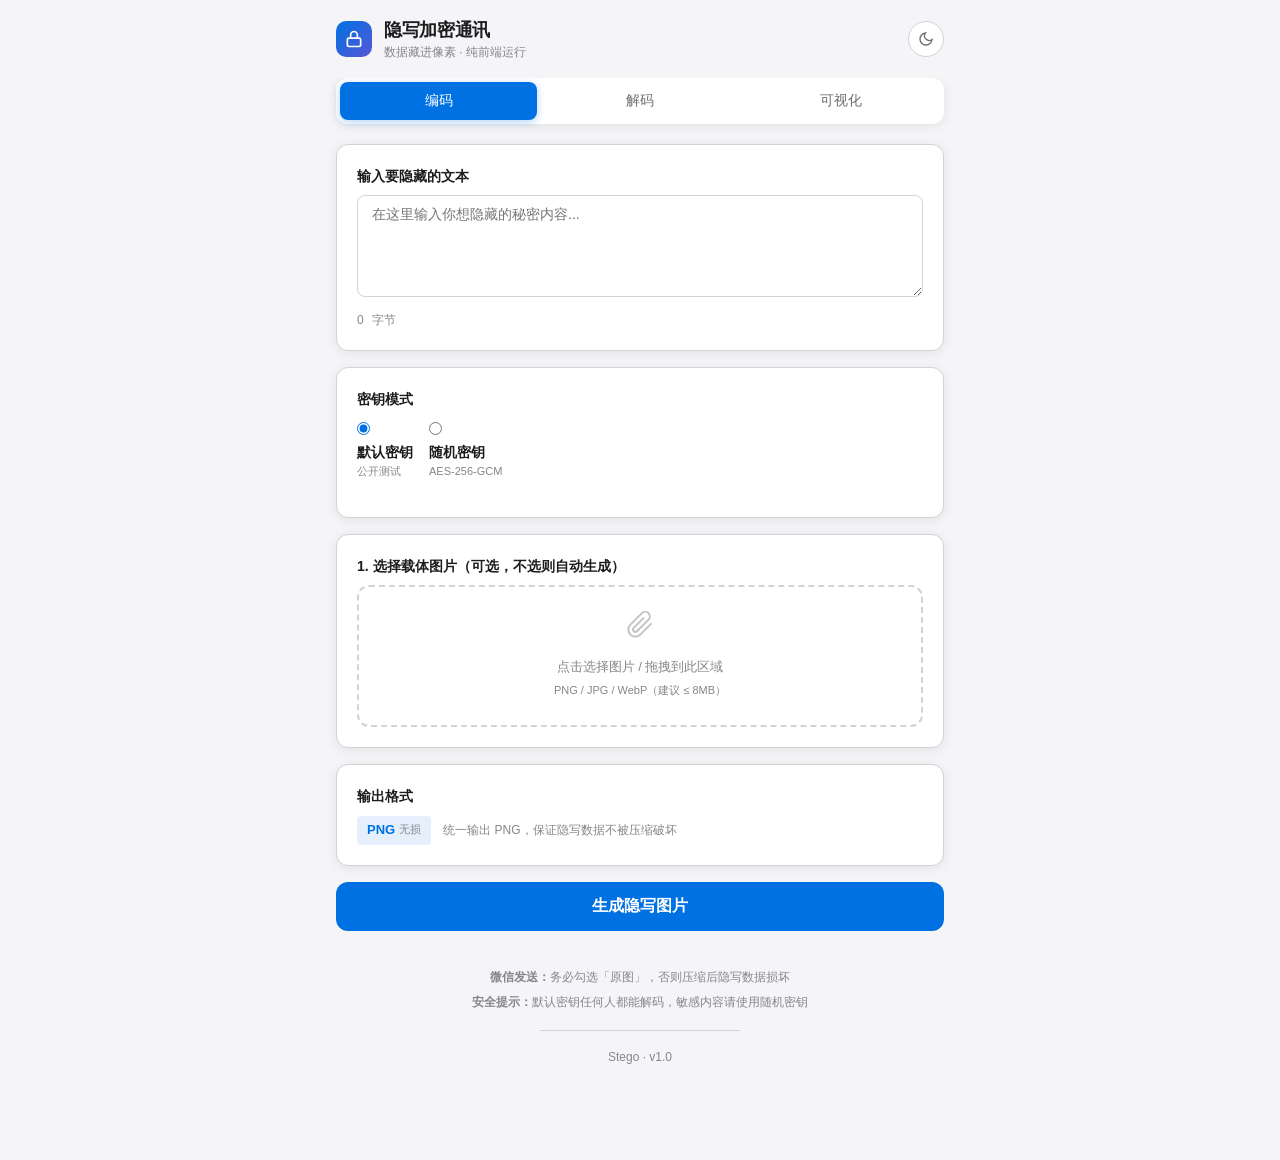
<file: index.html>
<!DOCTYPE html>
<html lang="zh-CN">
<head>
<meta charset="UTF-8">
<meta name="viewport" content="width=device-width, initial-scale=1.0, maximum-scale=5.0, viewport-fit=cover">
<meta name="theme-color" content="#f5f5f7" media="(prefers-color-scheme: light)">
<meta name="theme-color" content="#000000" media="(prefers-color-scheme: dark)">
<meta name="description" content="把秘密文本藏进图片像素，纯前端运行，数据不出浏览器">
<meta name="apple-mobile-web-app-capable" content="yes">
<meta name="apple-mobile-web-app-status-bar-style" content="black-translucent">
<title>隐写加密通讯</title>
<link rel="icon" href="icons/favicon.svg" type="image/svg+xml">
<link rel="apple-touch-icon" href="icons/icon-192.png">
<link rel="stylesheet" href="css/style.css">
</head>
<body>
<div class="app">

  <header>
    <div class="logo" aria-hidden="true">
      <svg width="20" height="20" viewBox="0 0 24 24" fill="none" stroke="currentColor" stroke-width="2" stroke-linecap="round" stroke-linejoin="round"><rect x="4" y="11" width="16" height="10" rx="2"/><path d="M8 11V7a4 4 0 0 1 8 0v4"/></svg>
    </div>
    <div style="flex:1;min-width:0">
      <h1>隐写加密通讯</h1>
      <p class="subtitle">数据藏进像素 · 纯前端运行</p>
    </div>
    <button class="theme-toggle" id="themeToggle" title="切换主题" aria-label="切换深色/浅色">
      <svg class="icon-sun" width="16" height="16" viewBox="0 0 24 24" fill="none" stroke="currentColor" stroke-width="2"><circle cx="12" cy="12" r="4"/><path d="M12 2v2M12 20v2M4.93 4.93l1.41 1.41M17.66 17.66l1.41 1.41M2 12h2M20 12h2M4.93 19.07l1.41-1.41M17.66 6.34l1.41-1.41"/></svg>
      <svg class="icon-moon" width="16" height="16" viewBox="0 0 24 24" fill="none" stroke="currentColor" stroke-width="2"><path d="M21 12.79A9 9 0 1 1 11.21 3 7 7 0 0 0 21 12.79z"/></svg>
    </button>
  </header>

  <div class="tabs" role="tablist">
    <button class="tab active" data-tab="encode" role="tab">编码</button>
    <button class="tab" data-tab="decode" role="tab">解码</button>
    <button class="tab" data-tab="visualize" role="tab">可视化</button>
  </div>

  <!-- ===== ENCODE ===== -->
  <section class="tab-panel active" id="encodePanel">
    <div class="card">
      <label>输入要隐藏的文本</label>
      <textarea id="encodeText" placeholder="在这里输入你想隐藏的秘密内容..." rows="5"></textarea>
      <div class="char-count"><span id="textByteCount">0</span> 字节</div>
    </div>

    <div class="card">
      <label>密钥模式</label>
      <div class="key-row">
        <label class="radio-item"><input type="radio" name="keyMode" value="default" checked><span class="radio-label">默认密钥 <small>公开测试</small></span></label>
        <label class="radio-item"><input type="radio" name="keyMode" value="random"><span class="radio-label">随机密钥 <small>AES-256-GCM</small></span></label>
      </div>
      <div class="key-input-row" id="randomKeyOptions" style="display:none">
        <label class="radio-item compact"><input type="radio" name="customKey" value="auto" checked><span class="radio-label">自动生成</span></label>
        <label class="radio-item compact"><input type="radio" name="customKey" value="manual"><span class="radio-label">手动输入</span></label>
        <input type="text" id="keyInput" class="key-input" placeholder="输入密钥（≥4 字符）" style="display:none" autocomplete="off">
        <div style="display:flex;gap:6px;margin-top:6px">
          <button class="btn btn-copy btn-small" id="copyKeyBtn" style="display:none">复制密钥</button>
          <button class="btn btn-secondary btn-small" id="newKeyBtn" style="display:none">换一个</button>
        </div>
      </div>
    </div>

    <div class="card">
      <label>1. 选择载体图片（可选，不选则自动生成）</label>
      <div class="upload-area" id="encodeDropzone">
        <input type="file" id="encodeImageInput" accept="image/*" hidden>
        <div class="upload-hint" id="encodeHint">
          <span class="upload-icon-svg"><svg width="28" height="28" viewBox="0 0 24 24" fill="none" stroke="currentColor" stroke-width="1.6" stroke-linecap="round"><path d="M21.4 11.05 12.25 20.2a6 6 0 0 1-8.5-8.5l9.9-9.9a4 4 0 0 1 5.65 5.66l-9.9 9.9a2 2 0 0 1-2.83-2.83l8.49-8.48"/></svg></span>
          点击选择图片 / 拖拽到此区域<br><small>PNG / JPG / WebP（建议 ≤ 8MB）</small>
        </div>
        <div id="encodePreview" style="display:none"></div>
        <button type="button" class="carrier-clear" id="carrierClear">×</button>
      </div>
    </div>

    <div class="card">
      <label>输出格式</label>
      <div class="format-info">
        <span class="format-badge">PNG <small>无损</small></span>
        <span class="format-note">统一输出 PNG，保证隐写数据不被压缩破坏</span>
      </div>
    </div>

    <button class="btn btn-primary btn-block btn-large" id="encodeBtn">生成隐写图片</button>

    <div class="progress-wrap" id="encodeProgress">
      <div class="progress-track"><div class="progress-fill" id="progressFill"></div></div>
      <div class="progress-text"><span id="progressStage">准备中...</span><span id="progressPct"></span></div>
    </div>

    <div class="result-area" id="encodeResult" style="display:none">
      <div class="card">
        <label>生成信息</label>
        <div class="info-grid" id="encodeInfo"></div>
      </div>
      <div class="card" id="keyCard" style="display:none">
        <label>密钥（请妥善保管）</label>
        <div class="key-display">
          <code id="resultKey"></code>
          <button class="btn btn-copy btn-small" id="btnCopyKeyResult" onclick="navigator.clipboard.writeText(this.previousElementSibling.textContent).then(()=>{this.textContent='已复制';setTimeout(()=>this.textContent='复制',1500)})">复制</button>
        </div>
        <span class="hint" style="color:var(--danger);margin-top:8px">⚠ 此密钥是解密的唯一凭证，丢失将无法恢复</span>
      </div>
      <div class="card">
        <label>隐写图片预览（LSB 隐写，肉眼零变化）</label>
        <div class="preview-wrapper"><img id="resultImage" class="result-image" alt="隐写图片"></div>
        <div class="preview-note">实际尺寸：<span id="resultSize"></span></div>
      </div>
      <div class="card">
        <label>载体原图（未压缩，长按或右键保存）</label>
        <div class="preview-wrapper original-wrap"><img id="resultImageOriginal" class="result-image" alt="载体原图"></div>
        <div class="preview-note">↑ 你上传的原始文件</div>
        <button class="btn btn-success btn-small" id="btnDownloadOriginal" style="margin-top:8px">下载原图</button>
      </div>
      <div class="btn-row">
        <button class="btn btn-success" id="btnDownload" style="flex:2">保存隐写图片</button>
        <button class="btn btn-primary" id="btnOpenImage" style="flex:1">打开图片</button>
      </div>

      <div class="ios-tip" id="iosTip"><strong>iOS 用户：</strong>长按上方图片 → 选择「存储到照片」即可保存</div>
      <div class="wechat-tip" id="wechatTip"><strong>微信用户：</strong>发送时务必勾选「<strong>原图</strong>」，否则压缩后数据丢失</div>
    </div>
  </section>

  <!-- ===== DECODE ===== -->
  <section class="tab-panel" id="decodePanel">
    <div class="card">
      <label>1. 上传隐写图片</label>
      <div class="upload-area" id="decodeDropzone">
        <input type="file" id="decodeImageInput" accept="image/*" hidden>
        <div class="upload-hint" id="decodeHint">
          <span class="upload-icon-svg"><svg width="28" height="28" viewBox="0 0 24 24" fill="none" stroke="currentColor" stroke-width="1.6" stroke-linecap="round"><path d="M21.4 11.05 12.25 20.2a6 6 0 0 1-8.5-8.5l9.9-9.9a4 4 0 0 1 5.65 5.66l-9.9 9.9a2 2 0 0 1-2.83-2.83l8.49-8.48"/></svg></span>
          点击 / 粘贴 / 拖拽隐写图片<br><small>支持 PNG 等无损格式</small>
        </div>
        <div id="decodePreview" style="display:none"></div>
      </div>
    </div>

    <div class="card">
      <label>2. 解密密钥</label>
      <div class="key-row">
        <label class="radio-item"><input type="radio" name="decodeKeyMode" value="default" checked><span class="radio-label">默认密钥</span></label>
        <label class="radio-item"><input type="radio" name="decodeKeyMode" value="custom"><span class="radio-label">自定义密钥</span></label>
      </div>
      <input type="text" id="decodeKeyInput" class="key-input" placeholder="输入密钥" style="display:none" autocomplete="off">
      <button class="btn btn-copy btn-small" id="pasteKeyBtn" style="display:none;margin-top:6px">粘贴密钥</button>
    </div>

    <button class="btn btn-primary btn-block btn-large" id="decodeBtn">提取隐藏文本</button>

    <div class="progress-wrap" id="decodeProgress">
      <div class="progress-track"><div class="progress-fill" id="progressFillD"></div></div>
      <div class="progress-text"><span id="progressStageD">提取中...</span></div>
    </div>

    <div class="error-area" id="decodeError">
      <div class="error-icon"><svg width="32" height="32" viewBox="0 0 24 24" fill="none" stroke="currentColor" stroke-width="1.8"><circle cx="12" cy="12" r="10"/><line x1="12" y1="8" x2="12" y2="12"/><circle cx="12" cy="16" r="0.5" fill="currentColor"/></svg></div>
      <p id="errorMessage"></p>
    </div>

    <div class="result-area" id="decodeResult" style="display:none">
      <div class="card">
        <label>提取结果</label>
        <div class="text-output" id="decodeText"></div>
        <div id="decodeMeta" style="margin-top:8px;font-size:12px;color:var(--text-tertiary)"></div>
        <button class="btn btn-copy btn-block" id="copyResultBtn" style="margin-top:10px">复制文本</button>
      </div>
    </div>
  </section>

  <!-- ===== VISUALIZE ===== -->
  <section class="tab-panel" id="visualizePanel">
    <div class="card">
      <label>上传隐写图片进行 LSB 分析</label>
      <div class="upload-area" id="vizDropzone">
        <input type="file" id="vizImageInput" accept="image/*" hidden>
        <div class="upload-hint" id="vizHint">
          <span class="upload-icon-svg"><svg width="28" height="28" viewBox="0 0 24 24" fill="none" stroke="currentColor" stroke-width="1.6" stroke-linecap="round"><circle cx="11" cy="11" r="8"/><line x1="21" y1="21" x2="16.65" y2="16.65"/></svg></span>
          点击或拖拽图片<br><small>将展示 LSB 平面图</small>
        </div>
        <div id="vizPreview" style="display:none"></div>
      </div>
    </div>

    <div class="card" id="vizResult" style="display:none">
      <label>LSB 平面图（最低有效位放大）</label>
      <div class="preview-wrapper"><canvas id="lsbCanvas" class="viz-canvas"></canvas></div>
      <div class="preview-note">每个像素的 LSB 被放大到 0-255 显示</div>
    </div>
  </section>

  <footer class="page-footer">
    <p class="footer-line"><strong>微信发送：</strong>务必勾选「原图」，否则压缩后隐写数据损坏</p>
    <p class="footer-line"><strong>安全提示：</strong>默认密钥任何人都能解码，敏感内容请使用随机密钥</p>
    <div class="footer-divider"></div>
    <p class="footer-brand">Stego · v1.0</p>
  </footer>
</div>

<div class="toast" id="toast"></div>

<script src="js/crypto.js"></script>
<script src="js/stego.js"></script>
<script src="js/app.js"></script>
</body>
</html>
</file>
<file: css/style.css>
/* style.css — Clean Apple-style UI */
:root {
  --accent: #0071e3;
  --accent-hover: #005ecb;
  --bg: #f5f5f7;
  --surface: #ffffff;
  --text: #1d1d1f;
  --text-secondary: #6e6e73;
  --text-tertiary: #86868b;
  --border: #d2d2d7;
  --danger: #ff3b30;
  --success: #34c759;
  --radius: 12px;
  --radius-sm: 8px;
  --shadow: 0 2px 12px rgba(0,0,0,0.08);
  --shadow-lg: 0 8px 30px rgba(0,0,0,0.12);
}

[data-theme="dark"] {
  --bg: #000000;
  --surface: #1c1c1e;
  --text: #f5f5f7;
  --text-secondary: #98989d;
  --text-tertiary: #636366;
  --border: #38383a;
  --shadow: 0 2px 12px rgba(0,0,0,0.3);
  --shadow-lg: 0 8px 30px rgba(0,0,0,0.4);
}

* { margin: 0; padding: 0; box-sizing: border-box; }

body {
  font-family: -apple-system, BlinkMacSystemFont, "SF Pro Text", "Segoe UI", Roboto, "PingFang SC", "Microsoft YaHei", sans-serif;
  background: var(--bg);
  color: var(--text);
  line-height: 1.6;
  -webkit-font-smoothing: antialiased;
  min-height: 100vh;
}

a { color: var(--accent); text-decoration: none; }
a:hover { text-decoration: underline; }

.app {
  max-width: 640px;
  margin: 0 auto;
  padding: 0 16px 60px;
}

/* Header */
header {
  display: flex;
  align-items: center;
  gap: 12px;
  padding: 16px 0;
  position: sticky;
  top: 0;
  z-index: 100;
  background: var(--bg);
}
header .logo {
  width: 36px; height: 36px;
  background: linear-gradient(135deg, var(--accent), #5856d6);
  border-radius: 10px;
  display: flex; align-items: center; justify-content: center;
  color: white;
  flex-shrink: 0;
}
header h1 { font-size: 18px; font-weight: 700; letter-spacing: -0.02em; }
header .subtitle { font-size: 12px; color: var(--text-tertiary); margin-top: -2px; }

.theme-toggle {
  width: 36px; height: 36px;
  border: 1px solid var(--border);
  border-radius: 50%;
  background: var(--surface);
  color: var(--text-secondary);
  cursor: pointer;
  display: flex; align-items: center; justify-content: center;
  transition: all 0.2s;
  flex-shrink: 0;
}
.theme-toggle:hover { background: var(--accent); color: white; border-color: var(--accent); }
[data-theme="dark"] .icon-sun { display: block; }
[data-theme="dark"] .icon-moon { display: none; }
[data-theme="light"] .icon-sun, :root:not([data-theme]) .icon-sun { display: none; }
[data-theme="light"] .icon-moon, :root:not([data-theme]) .icon-moon { display: block; }

/* Tabs */
.tabs {
  display: flex;
  gap: 4px;
  background: var(--surface);
  border-radius: var(--radius);
  padding: 4px;
  margin-bottom: 20px;
  box-shadow: var(--shadow);
}
.tab {
  flex: 1;
  padding: 10px 16px;
  border: none;
  background: transparent;
  border-radius: var(--radius-sm);
  font-size: 14px;
  font-weight: 500;
  color: var(--text-secondary);
  cursor: pointer;
  transition: all 0.2s;
  display: flex;
  align-items: center;
  justify-content: center;
  gap: 6px;
}
.tab:hover { color: var(--text); }
.tab.active {
  background: var(--accent);
  color: white;
  box-shadow: 0 2px 8px rgba(0,113,227,0.3);
}

/* Tab panels */
.tab-panel { display: none; }
.tab-panel.active { display: block; }

/* Cards */
.card {
  background: var(--surface);
  border-radius: var(--radius);
  padding: 20px;
  margin-bottom: 16px;
  box-shadow: var(--shadow);
  border: 1px solid var(--border);
}
.card label {
  display: block;
  font-size: 14px;
  font-weight: 600;
  margin-bottom: 8px;
  color: var(--text);
}
.card small { color: var(--text-tertiary); font-weight: 400; font-size: 11px; }

/* Inputs */
textarea, input[type="text"], input[type="password"], input[type="url"] {
  width: 100%;
  padding: 10px 14px;
  border: 1.5px solid var(--border);
  border-radius: var(--radius-sm);
  font-size: 14px;
  font-family: inherit;
  background: var(--surface);
  color: var(--text);
  outline: none;
  transition: border-color 0.2s;
  resize: vertical;
}
textarea:focus, input:focus { border-color: var(--accent); }
textarea { min-height: 100px; }

/* Buttons */
.btn {
  display: inline-flex;
  align-items: center;
  justify-content: center;
  gap: 6px;
  padding: 10px 20px;
  border: none;
  border-radius: var(--radius-sm);
  font-size: 14px;
  font-weight: 600;
  cursor: pointer;
  transition: all 0.2s;
  text-decoration: none;
}
.btn-primary { background: var(--accent); color: white; }
.btn-primary:hover { background: var(--accent-hover); transform: translateY(-1px); box-shadow: 0 4px 12px rgba(0,113,227,0.3); }
.btn-secondary { background: transparent; color: var(--accent); border: 1.5px solid var(--accent); }
.btn-secondary:hover { background: rgba(0,113,227,0.08); }
.btn-success { background: var(--success); color: white; }
.btn-success:hover { background: #2db84d; }
.btn-copy { background: var(--surface); color: var(--accent); border: 1px solid var(--border); }
.btn-copy:hover { background: rgba(0,113,227,0.08); }
.btn-block { width: 100%; }
.btn-large { padding: 14px 24px; font-size: 16px; border-radius: var(--radius); }
.btn-small { padding: 6px 12px; font-size: 12px; }
.btn-icon { flex-shrink: 0; }

/* Upload area */
.upload-area {
  border: 2px dashed var(--border);
  border-radius: var(--radius);
  padding: 24px;
  text-align: center;
  cursor: pointer;
  transition: all 0.2s;
  position: relative;
  background: var(--surface);
}
.upload-area:hover, .upload-area.drag-over {
  border-color: var(--accent);
  background: rgba(0,113,227,0.04);
}
.upload-hint { color: var(--text-tertiary); font-size: 13px; line-height: 1.8; }
.upload-icon { display: block; margin: 0 auto 8px; opacity: 0.4; }
.upload-icon-svg { display: block; margin: 0 auto 8px; color: var(--text-tertiary); opacity: 0.5; }
.upload-info img { max-width: 100%; }

.carrier-clear {
  position: absolute; top: 8px; right: 8px;
  width: 28px; height: 28px;
  border-radius: 50%;
  border: none;
  background: var(--danger);
  color: white;
  font-size: 16px;
  cursor: pointer;
  display: none;
  align-items: center;
  justify-content: center;
}

/* Key mode */
.key-row { display: flex; gap: 16px; flex-wrap: wrap; margin-bottom: 8px; }
.radio-item { display: flex; align-items: center; gap: 6px; cursor: pointer; font-size: 14px; }
.radio-item input[type="radio"] { accent-color: var(--accent); }
.radio-label { display: flex; flex-direction: column; }
.radio-item.compact .radio-label { flex-direction: row; gap: 4px; }
.key-input { margin-top: 8px; font-family: monospace; }
.key-input-row { margin-top: 8px; }

/* Char count */
.char-count { font-size: 12px; color: var(--text-tertiary); margin-top: 6px; display: flex; align-items: center; gap: 8px; }
.capacity-fill { display: inline-block; height: 4px; background: var(--accent); border-radius: 2px; width: 60px; transition: width 0.3s; }

/* Result area */
.result-area { margin-top: 16px; }
.preview-wrapper { text-align: center; margin: 12px 0; }
.result-image {
  max-width: 100%;
  max-height: 45vh;
  border-radius: var(--radius-sm);
  box-shadow: var(--shadow);
  object-fit: contain;
}
.preview-note { font-size: 12px; color: var(--text-tertiary); text-align: center; margin-top: 4px; }
.original-wrap { background: rgba(0,0,0,0.02); border-radius: var(--radius-sm); padding: 8px; }
[data-theme="dark"] .original-wrap { background: rgba(255,255,255,0.03); }

/* Info grid */
.info-grid { display: grid; grid-template-columns: repeat(auto-fit, minmax(140px, 1fr)); gap: 8px; }
.info-item { padding: 8px 12px; background: rgba(0,113,227,0.04); border-radius: var(--radius-sm); }
.info-item .label { font-size: 11px; color: var(--text-tertiary); text-transform: uppercase; }
.info-item .value { font-size: 14px; font-weight: 600; }

/* Key display */
.key-display { display: flex; align-items: center; gap: 8px; background: rgba(255,59,48,0.05); padding: 10px 14px; border-radius: var(--radius-sm); }
.key-display code { flex: 1; font-family: monospace; font-size: 13px; word-break: break-all; }

/* Progress */
.progress-wrap { display: none; margin: 16px 0; }
.progress-track { height: 6px; background: var(--border); border-radius: 3px; overflow: hidden; }
.progress-fill { height: 100%; background: var(--accent); border-radius: 3px; transition: width 0.3s; width: 0; }
.progress-text { display: flex; justify-content: space-between; font-size: 12px; color: var(--text-tertiary); margin-top: 4px; }

/* Decode output */
.text-output {
  background: var(--bg);
  border: 1px solid var(--border);
  border-radius: var(--radius-sm);
  padding: 16px;
  font-size: 14px;
  line-height: 1.7;
  white-space: pre-wrap;
  word-break: break-word;
  max-height: 300px;
  overflow-y: auto;
}

/* Error */
.error-area { display: none; text-align: center; padding: 20px; }
.error-icon { color: var(--danger); margin-bottom: 8px; }
.error-area p { color: var(--danger); font-weight: 500; }

/* Button rows */
.btn-row { display: flex; gap: 8px; margin-top: 10px; flex-wrap: wrap; }

/* Format badge */
.format-info { display: flex; align-items: center; gap: 12px; }
.format-badge { display: inline-flex; align-items: center; gap: 4px; padding: 4px 10px; background: rgba(0,113,227,0.1); color: var(--accent); border-radius: 4px; font-weight: 600; font-size: 13px; }
.format-note { font-size: 12px; color: var(--text-tertiary); }

/* Visualization */
.viz-canvas { max-width: 100%; border-radius: var(--radius-sm); box-shadow: var(--shadow); }

/* Toast */
.toast {
  position: fixed;
  bottom: 24px;
  left: 50%;
  transform: translateX(-50%) translateY(20px);
  padding: 10px 20px;
  background: var(--text);
  color: var(--bg);
  border-radius: var(--radius);
  font-size: 14px;
  opacity: 0;
  transition: all 0.3s;
  z-index: 9999;
  pointer-events: none;
  box-shadow: var(--shadow-lg);
}
.toast.show { opacity: 1; transform: translateX(-50%) translateY(0); }
.toast.ok { background: var(--success); color: white; }
.toast.error { background: var(--danger); color: white; }

/* Footer */
.page-footer {
  text-align: center;
  padding: 32px 16px;
  font-size: 12px;
  color: var(--text-tertiary);
  line-height: 1.8;
}
.footer-line { margin: 4px 0; }
.footer-brand { margin-top: 12px; font-weight: 500; }
.footer-divider { height: 1px; background: var(--border); margin: 16px auto; max-width: 200px; }

/* Hints */
.hint { font-size: 12px; color: var(--text-tertiary); margin-top: 4px; display: block; }
.size-warning { font-size: 12px; color: var(--danger); margin-top: 4px; }

/* Upload actions */
.upload-actions { display: flex; gap: 8px; margin-top: 8px; flex-wrap: wrap; }

/* iOS/Android/WeChat tips */
.ios-tip, .android-tip, .wechat-tip {
  display: none;
  margin-top: 12px;
  padding: 12px;
  border-radius: var(--radius-sm);
  font-size: 13px;
  line-height: 1.6;
}
.ios-tip.show, .android-tip.show, .wechat-tip.show { display: block; }
.ios-tip { background: rgba(0,113,227,0.05); border: 1px solid rgba(0,113,227,0.12); }
.android-tip { background: rgba(52,199,89,0.05); border: 1px solid rgba(52,199,89,0.12); }
.wechat-tip { background: rgba(7,193,96,0.05); border: 1px solid rgba(7,193,96,0.12); }

/* Responsive */
@media (max-width: 480px) {
  .app { padding: 0 12px 40px; }
  .card { padding: 16px; }
  .result-image { max-height: 35vh; }
}
</file>
